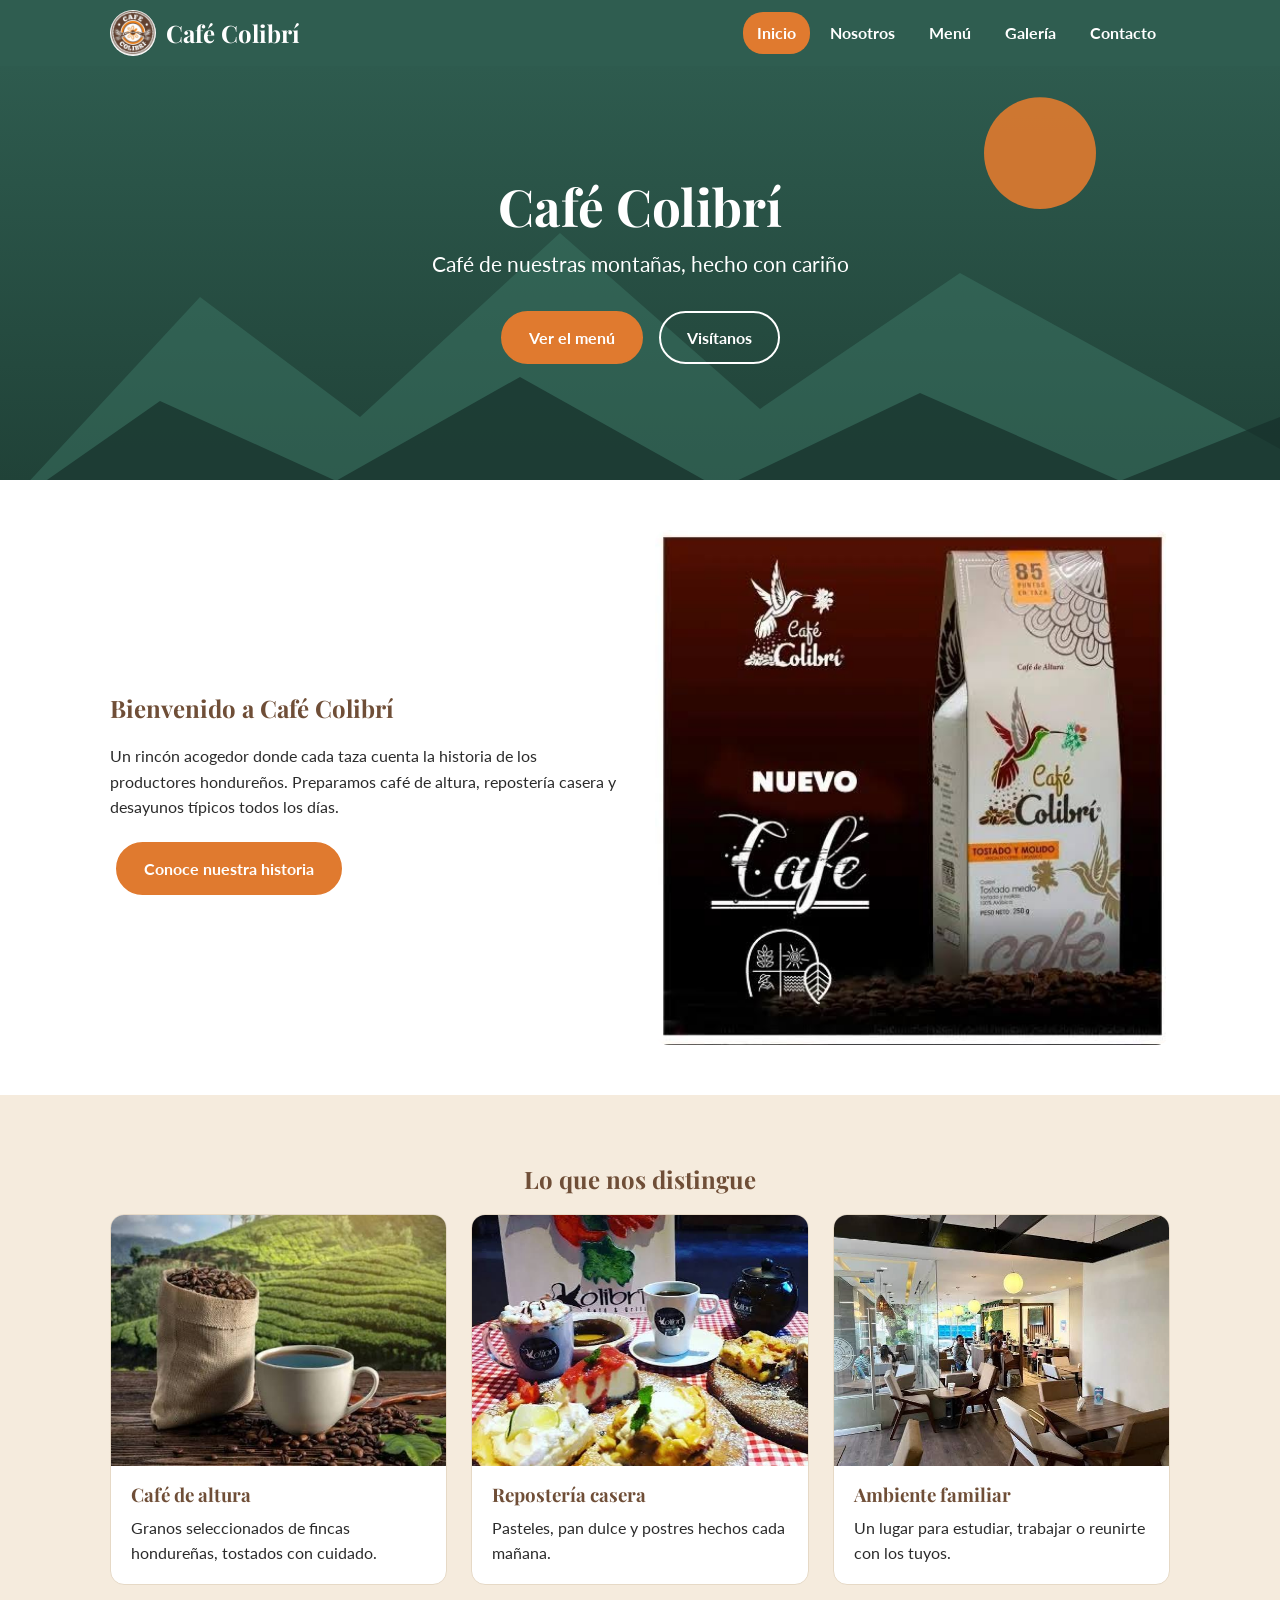
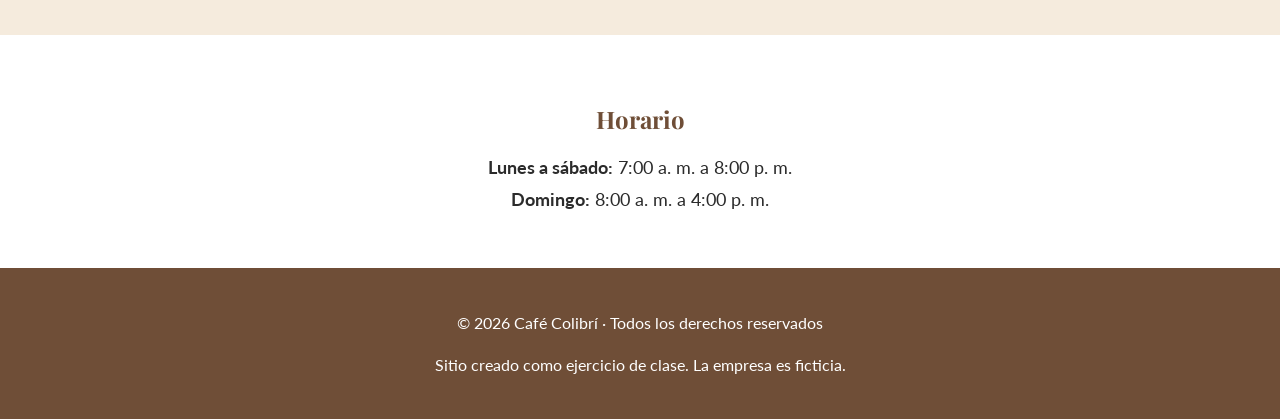
<file: index.html>
<!DOCTYPE html>
<html lang="es">
<head>
<meta charset="UTF-8">
<meta name="viewport" content="width=device-width, initial-scale=1">
<title>Inicio | Café Colibrí</title>
<meta name="description" content="Café Colibrí: café de altura, repostería casera y desayunos típicos de Honduras.">
<link rel="preconnect" href="https://fonts.googleapis.com">
<link href="https://fonts.googleapis.com/css2?family=Lato:wght@400;700&family=Playfair+Display:wght@600;700&display=swap" rel="stylesheet">
<link rel="stylesheet" href="css/estilos.css">
</head>
<body>
<header class="sitio">
<div class="barra">
<a class="marca" href="index.html"><img src="images/logo.png" alt="Logo de Café Colibrí">Café Colibrí</a>
<nav aria-label="Menú principal"><ul><li><a href="index.html" class="activo">Inicio</a></li><li><a href="nosotros.html">Nosotros</a></li><li><a href="menu.html">Menú</a></li><li><a href="galeria.html">Galería</a></li><li><a href="contacto.html">Contacto</a></li></ul></nav>
</div>
</header>
<section class="hero">
<h1>Café Colibrí</h1>
<p>Café de nuestras montañas, hecho con cariño</p>
<a class="btn" href="menu.html">Ver el menú</a>
<a class="btn sec" href="contacto.html">Visítanos</a>
</section>
<section class="contenedor">
<div class="dos">
<div>
<h2>Bienvenido a Café Colibrí</h2>
<p>Un rincón acogedor donde cada taza cuenta la historia de los productores hondureños. Preparamos café de altura, repostería casera y desayunos típicos todos los días.</p>
<a class="btn" href="nosotros.html">Conoce nuestra historia</a>
</div>
<img src="images/inicio-bienvenida.jpg" alt="Café Colibrí tostado y molido, café de altura">
</div>
</section>
<section class="crema">
<div class="contenedor">
<h2 class="centro">Lo que nos distingue</h2>
<div class="tarjetas">
<article class="tarjeta"><img class="foto" src="images/inicio-altura.jpg" alt="Taza de café frente a una bolsa de granos y cafetales en la montaña"><div class="cuerpo"><h3>Café de altura</h3><p>Granos seleccionados de fincas hondureñas, tostados con cuidado.</p></div></article>
<article class="tarjeta"><img class="foto" src="images/inicio-reposteria.jpg" alt="Pasteles y postres caseros con bebidas calientes"><div class="cuerpo"><h3>Repostería casera</h3><p>Pasteles, pan dulce y postres hechos cada mañana.</p></div></article>
<article class="tarjeta"><img class="foto" src="images/inicio-ambiente.jpg" alt="Interior amplio y acogedor de la cafetería con mesas y sillas"><div class="cuerpo"><h3>Ambiente familiar</h3><p>Un lugar para estudiar, trabajar o reunirte con los tuyos.</p></div></article>
</div>
</div>
</section>
<section class="contenedor horario">
<h2>Horario</h2>
<p><strong>Lunes a sábado:</strong> 7:00 a. m. a 8:00 p. m.</p>
<p><strong>Domingo:</strong> 8:00 a. m. a 4:00 p. m.</p>
</section>
<footer class="pie">
<p>&copy; 2026 Café Colibrí · Todos los derechos reservados</p>
<p>Sitio creado como ejercicio de clase. La empresa es ficticia.</p>
</footer>
</body>
</html>
</file>
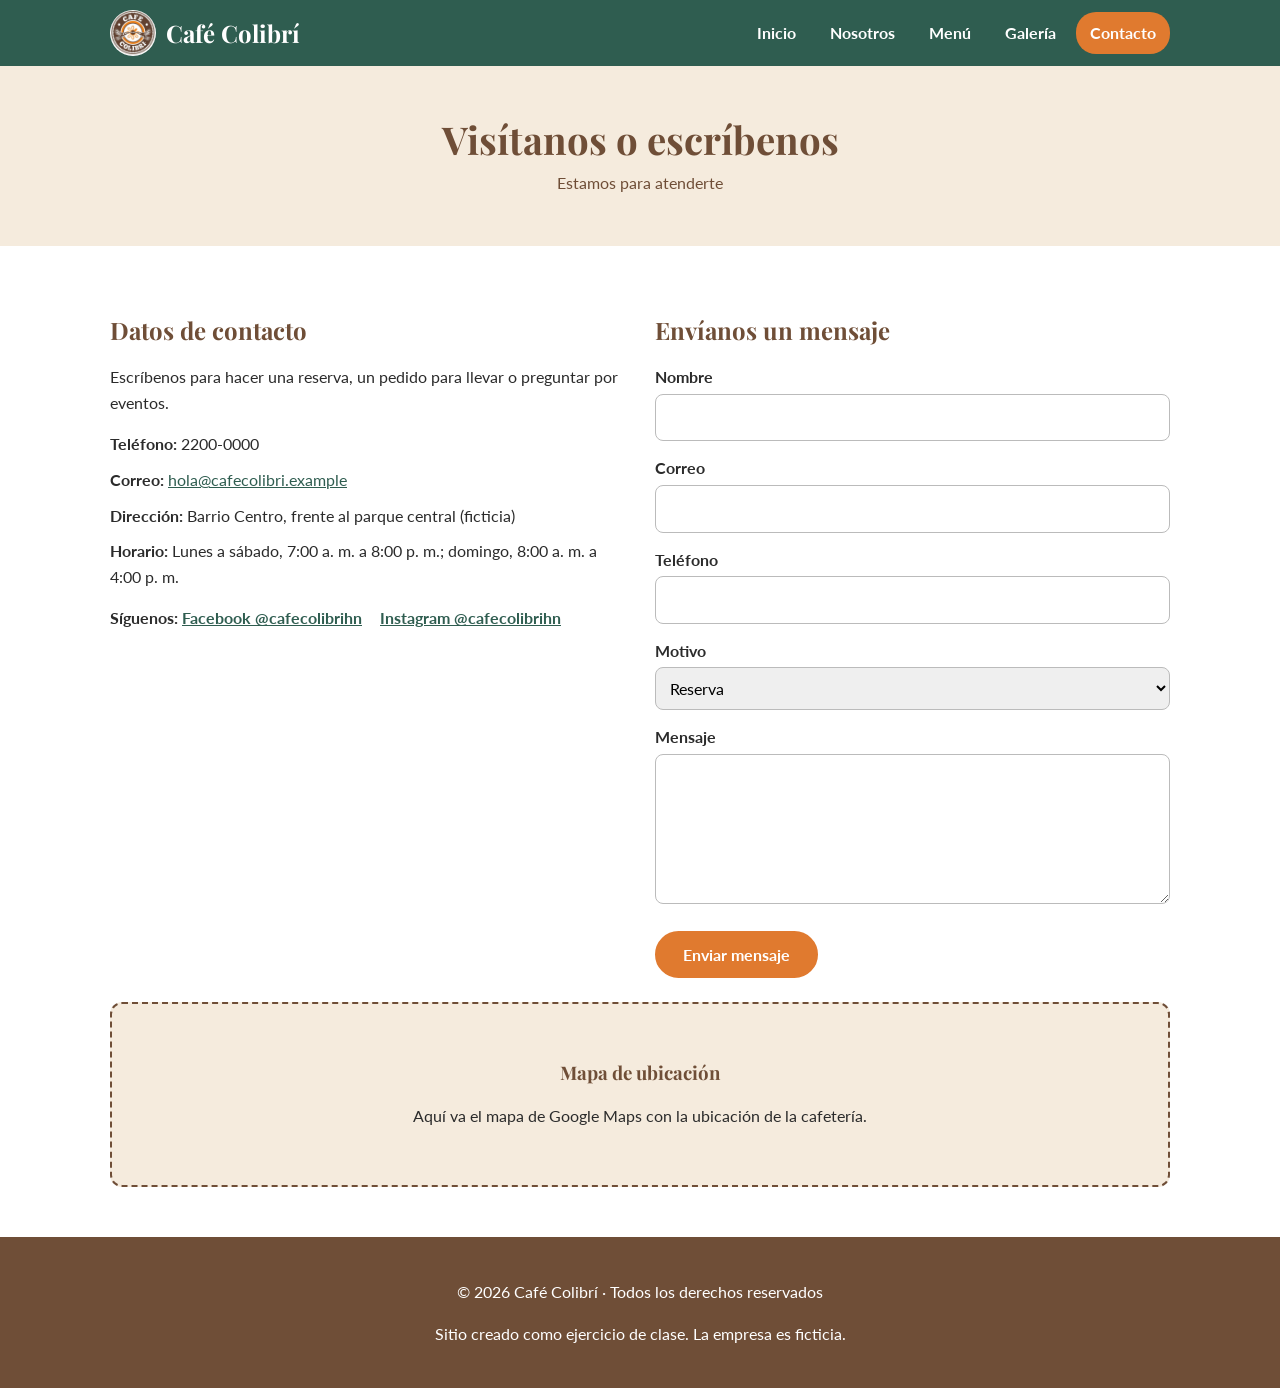
<file: contacto.html>
<!DOCTYPE html>
<html lang="es">
<head>
<meta charset="UTF-8">
<meta name="viewport" content="width=device-width, initial-scale=1">
<title>Contacto | Café Colibrí</title>
<meta name="description" content="Contacta a Café Colibrí: teléfono, correo, dirección y formulario.">
<link rel="preconnect" href="https://fonts.googleapis.com">
<link href="https://fonts.googleapis.com/css2?family=Lato:wght@400;700&family=Playfair+Display:wght@600;700&display=swap" rel="stylesheet">
<link rel="stylesheet" href="css/estilos.css">
</head>
<body>
<header class="sitio">
<div class="barra">
<a class="marca" href="index.html"><img src="images/logo.png" alt="Logo de Café Colibrí">Café Colibrí</a>
<nav aria-label="Menú principal"><ul><li><a href="index.html">Inicio</a></li><li><a href="nosotros.html">Nosotros</a></li><li><a href="menu.html">Menú</a></li><li><a href="galeria.html">Galería</a></li><li><a href="contacto.html" class="activo">Contacto</a></li></ul></nav>
</div>
</header>
<section class="encabezado-pagina"><h1>Visítanos o escríbenos</h1><p>Estamos para atenderte</p></section>
<section class="contenedor">
<div class="dos" style="align-items:start">
<div>
<h2>Datos de contacto</h2>
<p>Escríbenos para hacer una reserva, un pedido para llevar o preguntar por eventos.</p>
<ul class="datos">
<li><strong>Teléfono:</strong> 2200-0000</li>
<li><strong>Correo:</strong> <a href="mailto:hola@cafecolibri.example">hola@cafecolibri.example</a></li>
<li><strong>Dirección:</strong> Barrio Centro, frente al parque central (ficticia)</li>
<li><strong>Horario:</strong> Lunes a sábado, 7:00 a. m. a 8:00 p. m.; domingo, 8:00 a. m. a 4:00 p. m.</li>
</ul>
<p class="redes"><strong>Síguenos:</strong> <a href="#">Facebook @cafecolibrihn</a> <a href="#">Instagram @cafecolibrihn</a></p>
</div>
<div>
<h2>Envíanos un mensaje</h2>
<!-- Este formulario abre el programa de correo del visitante. Para recibir mensajes de verdad, cambia el action por el de un servicio de formularios. -->
<form action="mailto:hola@cafecolibri.example" method="post" enctype="text/plain">
<label for="nombre">Nombre</label><input id="nombre" name="nombre" type="text" required>
<label for="correo">Correo</label><input id="correo" name="correo" type="email" required>
<label for="telefono">Teléfono</label><input id="telefono" name="telefono" type="tel">
<label for="motivo">Motivo</label>
<select id="motivo" name="motivo"><option>Reserva</option><option>Pedido para llevar</option><option>Consulta</option></select>
<label for="mensaje">Mensaje</label><textarea id="mensaje" name="mensaje" rows="5" required></textarea>
<button class="btn" type="submit">Enviar mensaje</button>
</form>
</div>
</div>
<!-- Para mostrar un mapa real: en Google Maps elige Compartir > Insertar un mapa, copia el iframe y pégalo aquí en lugar del recuadro. -->
<div class="mapa"><h3>Mapa de ubicación</h3><p>Aquí va el mapa de Google Maps con la ubicación de la cafetería.</p></div>
</section>
<footer class="pie">
<p>&copy; 2026 Café Colibrí · Todos los derechos reservados</p>
<p>Sitio creado como ejercicio de clase. La empresa es ficticia.</p>
</footer>
</body>
</html>
</file>
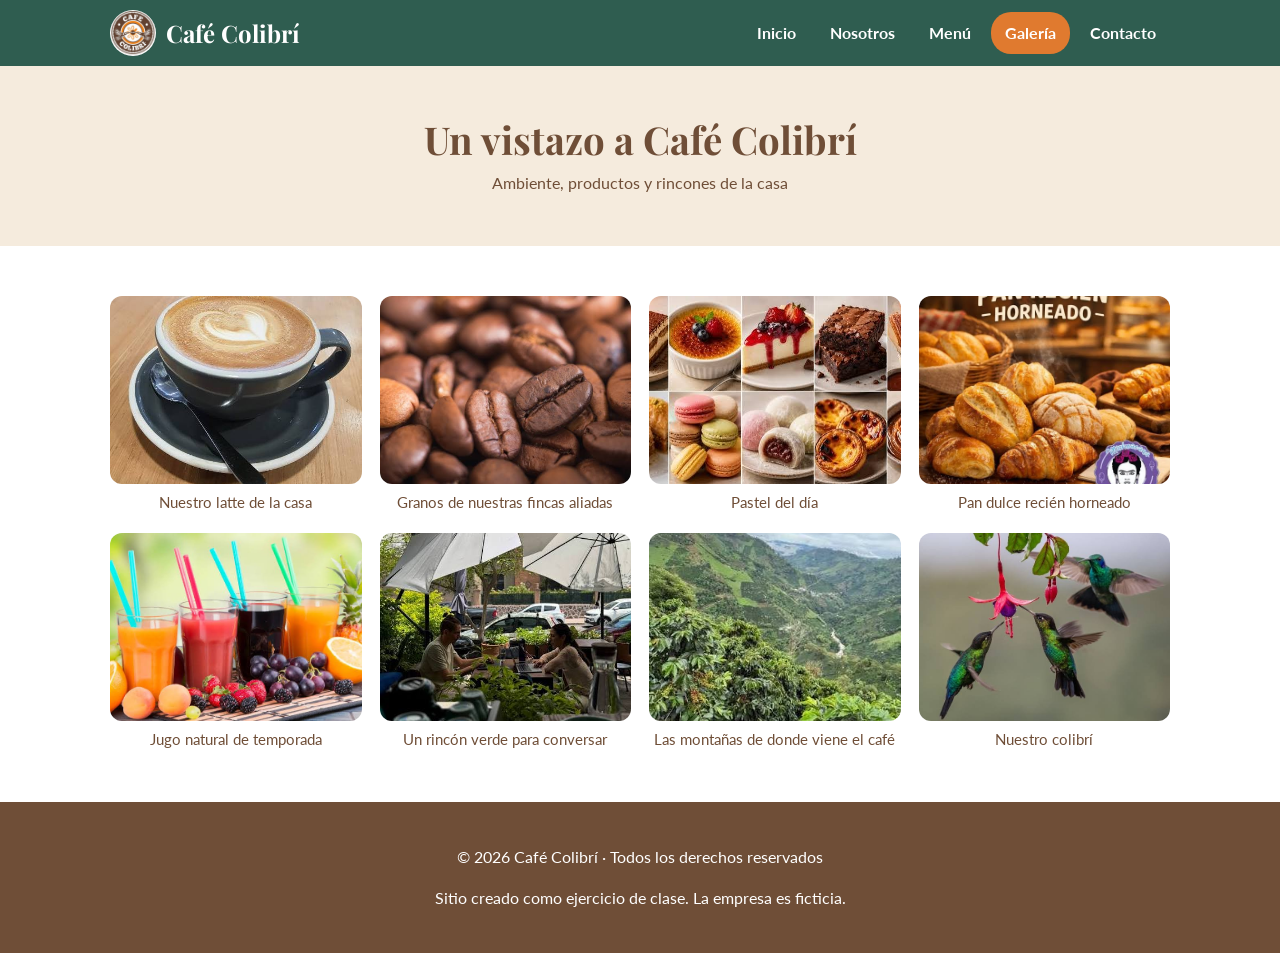
<file: galeria.html>
<!DOCTYPE html>
<html lang="es">
<head>
<meta charset="UTF-8">
<meta name="viewport" content="width=device-width, initial-scale=1">
<title>Galería | Café Colibrí</title>
<meta name="description" content="Galería de fotos de Café Colibrí.">
<link rel="preconnect" href="https://fonts.googleapis.com">
<link href="https://fonts.googleapis.com/css2?family=Lato:wght@400;700&family=Playfair+Display:wght@600;700&display=swap" rel="stylesheet">
<link rel="stylesheet" href="css/estilos.css">
</head>
<body>
<header class="sitio">
<div class="barra">
<a class="marca" href="index.html"><img src="images/logo.png" alt="Logo de Café Colibrí">Café Colibrí</a>
<nav aria-label="Menú principal"><ul><li><a href="index.html">Inicio</a></li><li><a href="nosotros.html">Nosotros</a></li><li><a href="menu.html">Menú</a></li><li><a href="galeria.html" class="activo">Galería</a></li><li><a href="contacto.html">Contacto</a></li></ul></nav>
</div>
</header>
<section class="encabezado-pagina"><h1>Un vistazo a Café Colibrí</h1><p>Ambiente, productos y rincones de la casa</p></section>
<section class="contenedor">
<!-- Para cambiar una foto: reemplaza el archivo galeria-N.jpg en la carpeta images (o cambia el nombre en src). -->
<div class="galeria"><figure><img src="images/galeria-1.jpg" alt="Taza de café con latte art en forma de corazón" loading="lazy"><figcaption>Nuestro latte de la casa</figcaption></figure><figure><img src="images/galeria-2.jpg" alt="Primer plano de granos de café tostados" loading="lazy"><figcaption>Granos de nuestras fincas aliadas</figcaption></figure><figure><img src="images/galeria-3.jpg" alt="Variedad de postres y pasteles" loading="lazy"><figcaption>Pastel del día</figcaption></figure><figure><img src="images/galeria-4.jpg" alt="Panes y croissants recién horneados" loading="lazy"><figcaption>Pan dulce recién horneado</figcaption></figure><figure><img src="images/galeria-5.jpg" alt="Vasos de jugos naturales con frutas frescas" loading="lazy"><figcaption>Jugo natural de temporada</figcaption></figure><figure><img src="images/galeria-6.jpg" alt="Dos personas conversando en una terraza con plantas" loading="lazy"><figcaption>Un rincón verde para conversar</figcaption></figure><figure><img src="images/galeria-7.jpg" alt="Cafetales en las montañas" loading="lazy"><figcaption>Las montañas de donde viene el café</figcaption></figure><figure><img src="images/galeria-8.jpg" alt="Colibríes alimentándose de una flor" loading="lazy"><figcaption>Nuestro colibrí</figcaption></figure></div>
</section>
<footer class="pie">
<p>&copy; 2026 Café Colibrí · Todos los derechos reservados</p>
<p>Sitio creado como ejercicio de clase. La empresa es ficticia.</p>
</footer>
</body>
</html>
</file>
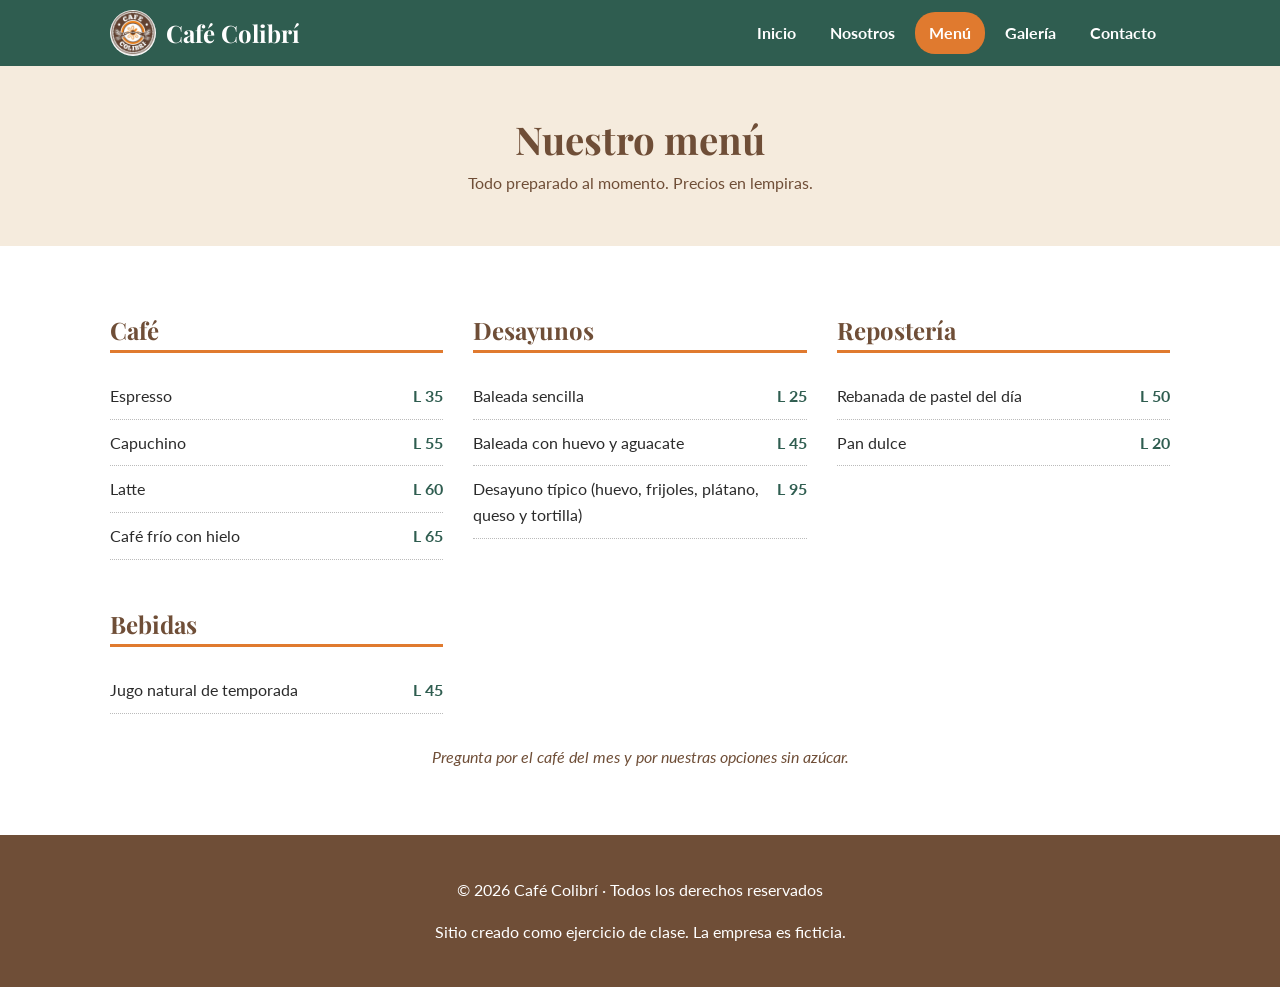
<file: menu.html>
<!DOCTYPE html>
<html lang="es">
<head>
<meta charset="UTF-8">
<meta name="viewport" content="width=device-width, initial-scale=1">
<title>Menú | Café Colibrí</title>
<meta name="description" content="Menú de Café Colibrí: cafés, desayunos, repostería y bebidas.">
<link rel="preconnect" href="https://fonts.googleapis.com">
<link href="https://fonts.googleapis.com/css2?family=Lato:wght@400;700&family=Playfair+Display:wght@600;700&display=swap" rel="stylesheet">
<link rel="stylesheet" href="css/estilos.css">
</head>
<body>
<header class="sitio">
<div class="barra">
<a class="marca" href="index.html"><img src="images/logo.png" alt="Logo de Café Colibrí">Café Colibrí</a>
<nav aria-label="Menú principal"><ul><li><a href="index.html">Inicio</a></li><li><a href="nosotros.html">Nosotros</a></li><li><a href="menu.html" class="activo">Menú</a></li><li><a href="galeria.html">Galería</a></li><li><a href="contacto.html">Contacto</a></li></ul></nav>
</div>
</header>
<section class="encabezado-pagina"><h1>Nuestro menú</h1><p>Todo preparado al momento. Precios en lempiras.</p></section>
<section class="contenedor">
<div class="menu-grid">
<div class="menu-cat"><h2>Café</h2><ul><li><span>Espresso</span><span class="precio">L 35</span></li><li><span>Capuchino</span><span class="precio">L 55</span></li><li><span>Latte</span><span class="precio">L 60</span></li><li><span>Café frío con hielo</span><span class="precio">L 65</span></li></ul></div>
<div class="menu-cat"><h2>Desayunos</h2><ul><li><span>Baleada sencilla</span><span class="precio">L 25</span></li><li><span>Baleada con huevo y aguacate</span><span class="precio">L 45</span></li><li><span>Desayuno típico (huevo, frijoles, plátano, queso y tortilla)</span><span class="precio">L 95</span></li></ul></div>
<div class="menu-cat"><h2>Repostería</h2><ul><li><span>Rebanada de pastel del día</span><span class="precio">L 50</span></li><li><span>Pan dulce</span><span class="precio">L 20</span></li></ul></div>
<div class="menu-cat"><h2>Bebidas</h2><ul><li><span>Jugo natural de temporada</span><span class="precio">L 45</span></li></ul></div>
</div>
<p class="nota">Pregunta por el café del mes y por nuestras opciones sin azúcar.</p>
</section>
<footer class="pie">
<p>&copy; 2026 Café Colibrí · Todos los derechos reservados</p>
<p>Sitio creado como ejercicio de clase. La empresa es ficticia.</p>
</footer>
</body>
</html>
</file>
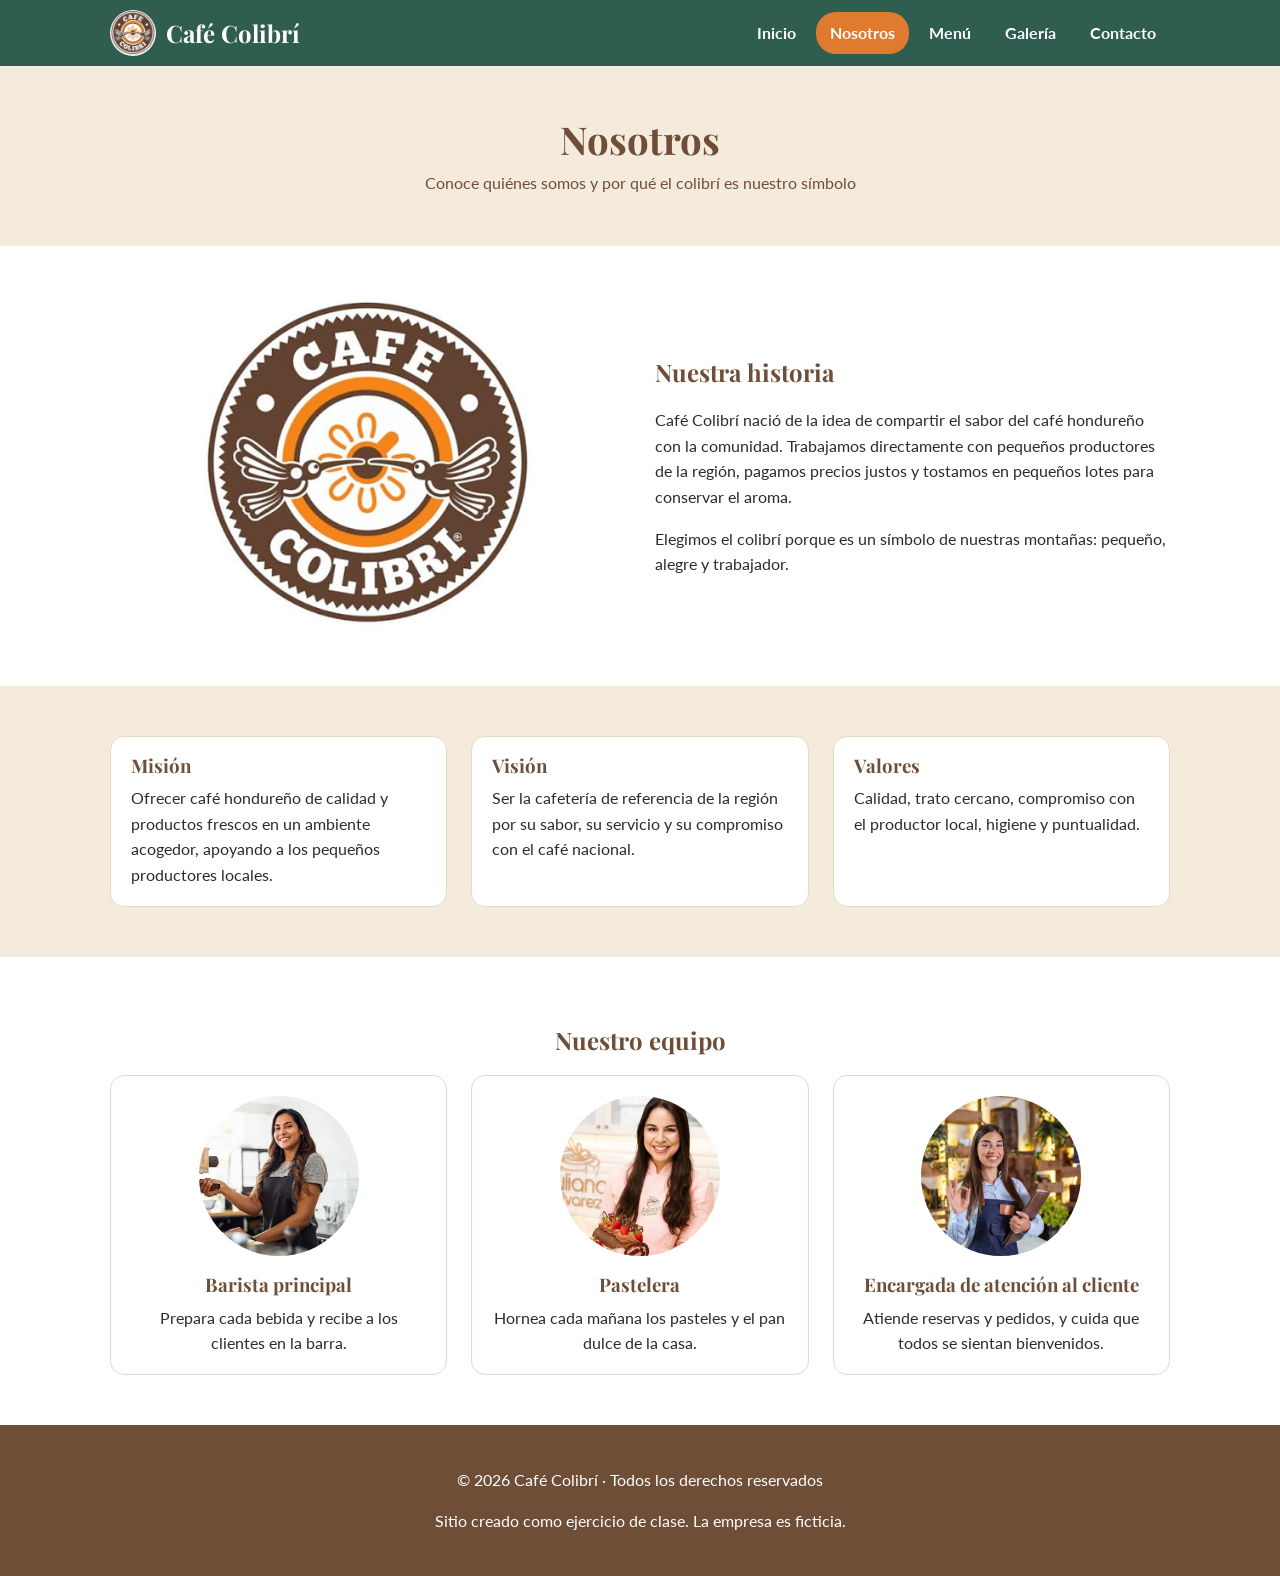
<file: nosotros.html>
<!DOCTYPE html>
<html lang="es">
<head>
<meta charset="UTF-8">
<meta name="viewport" content="width=device-width, initial-scale=1">
<title>Nosotros | Café Colibrí</title>
<meta name="description" content="Historia, misión, visión, valores y equipo de Café Colibrí.">
<link rel="preconnect" href="https://fonts.googleapis.com">
<link href="https://fonts.googleapis.com/css2?family=Lato:wght@400;700&family=Playfair+Display:wght@600;700&display=swap" rel="stylesheet">
<link rel="stylesheet" href="css/estilos.css">
</head>
<body>
<header class="sitio">
<div class="barra">
<a class="marca" href="index.html"><img src="images/logo.png" alt="Logo de Café Colibrí">Café Colibrí</a>
<nav aria-label="Menú principal"><ul><li><a href="index.html">Inicio</a></li><li><a href="nosotros.html" class="activo">Nosotros</a></li><li><a href="menu.html">Menú</a></li><li><a href="galeria.html">Galería</a></li><li><a href="contacto.html">Contacto</a></li></ul></nav>
</div>
</header>
<section class="encabezado-pagina"><h1>Nosotros</h1><p>Conoce quiénes somos y por qué el colibrí es nuestro símbolo</p></section>
<section class="contenedor">
<div class="dos">
<img class="logo-historia" src="images/logo.png" alt="Logo de Café Colibrí">
<div>
<h2>Nuestra historia</h2>
<p>Café Colibrí nació de la idea de compartir el sabor del café hondureño con la comunidad. Trabajamos directamente con pequeños productores de la región, pagamos precios justos y tostamos en pequeños lotes para conservar el aroma.</p>
<p>Elegimos el colibrí porque es un símbolo de nuestras montañas: pequeño, alegre y trabajador.</p>
</div>
</div>
</section>
<section class="crema">
<div class="contenedor">
<div class="tarjetas">
<article class="tarjeta"><div class="cuerpo"><h3>Misión</h3><p>Ofrecer café hondureño de calidad y productos frescos en un ambiente acogedor, apoyando a los pequeños productores locales.</p></div></article>
<article class="tarjeta"><div class="cuerpo"><h3>Visión</h3><p>Ser la cafetería de referencia de la región por su sabor, su servicio y su compromiso con el café nacional.</p></div></article>
<article class="tarjeta"><div class="cuerpo"><h3>Valores</h3><p>Calidad, trato cercano, compromiso con el productor local, higiene y puntualidad.</p></div></article>
</div>
</div>
</section>
<section class="contenedor equipo">
<h2 class="centro">Nuestro equipo</h2>
<div class="tarjetas">
<article class="tarjeta"><img src="images/barista.jpg" alt="Foto de la barista principal" style="object-position:55% 20%"><div class="cuerpo"><h3>Barista principal</h3><p>Prepara cada bebida y recibe a los clientes en la barra.</p></div></article>
<article class="tarjeta"><img src="images/pastelera.jpg" alt="Foto de la pastelera" style="object-position:50% 12%"><div class="cuerpo"><h3>Pastelera</h3><p>Hornea cada mañana los pasteles y el pan dulce de la casa.</p></div></article>
<article class="tarjeta"><img src="images/encargada.jpg" alt="Foto de la encargada de atención al cliente" style="object-position:41% 20%"><div class="cuerpo"><h3>Encargada de atención al cliente</h3><p>Atiende reservas y pedidos, y cuida que todos se sientan bienvenidos.</p></div></article>
</div>
</section>
<footer class="pie">
<p>&copy; 2026 Café Colibrí · Todos los derechos reservados</p>
<p>Sitio creado como ejercicio de clase. La empresa es ficticia.</p>
</footer>
</body>
</html>
</file>
<file: css/estilos.css>
/* Café Colibrí - estilos */
:root{--verde:#2F5D50;--cafe:#6F4E37;--crema:#F5EBDD;--naranja:#E07A2F;--texto:#2B2B2B}
*{box-sizing:border-box}
body{margin:0;font-family:'Lato',Arial,sans-serif;color:var(--texto);line-height:1.6;background:#fff}
h1,h2,h3{font-family:'Playfair Display',Georgia,serif;color:var(--cafe);line-height:1.2}
a{color:var(--verde)}
img{max-width:100%}
header.sitio{background:var(--verde);position:sticky;top:0;z-index:10}
.barra{max-width:1100px;margin:auto;display:flex;align-items:center;justify-content:space-between;padding:10px 20px;flex-wrap:wrap;gap:10px}
.marca{display:flex;align-items:center;gap:10px;color:#fff;text-decoration:none;font-family:'Playfair Display',Georgia,serif;font-size:1.5rem;font-weight:700}
.marca img{width:46px;height:46px;border-radius:50%;background:#fff}
nav ul{list-style:none;display:flex;gap:6px;margin:0;padding:0;flex-wrap:wrap}
nav a{color:#fff;text-decoration:none;padding:8px 14px;border-radius:20px;font-weight:700;display:inline-block}
nav a:hover,nav a.activo{background:var(--naranja)}
.hero{background:var(--verde) url(../images/hero.svg) center/cover;color:#fff;text-align:center;padding:110px 20px}
.hero h1{color:#fff;font-size:3.2rem;margin:0 0 10px}
.hero p{font-size:1.3rem;margin:0 0 24px}
.btn{display:inline-block;background:var(--naranja);color:#fff;padding:12px 26px;border-radius:30px;text-decoration:none;font-weight:700;margin:6px;border:2px solid var(--naranja);cursor:pointer;font-size:1rem;font-family:inherit}
.btn:hover{filter:brightness(.92)}
.btn.sec{background:transparent;border-color:#fff}
.contenedor{max-width:1100px;margin:auto;padding:50px 20px}
.crema{background:var(--crema)}
.centro{text-align:center}
.encabezado-pagina{background:var(--crema);text-align:center;padding:50px 20px}
.encabezado-pagina h1{margin:0 0 8px;font-size:2.4rem}
.encabezado-pagina p{margin:0;color:var(--cafe)}
.dos{display:grid;grid-template-columns:repeat(auto-fit,minmax(300px,1fr));gap:30px;align-items:center}
.dos img{width:100%;border-radius:14px;display:block}
.tarjetas{display:grid;grid-template-columns:repeat(auto-fit,minmax(250px,1fr));gap:24px}
.tarjeta{background:#fff;border:1px solid #e6d9c6;border-radius:14px;overflow:hidden}
.tarjeta img{width:100%;display:block}
.tarjeta .cuerpo{padding:18px 20px}
.tarjeta h3{margin:0 0 8px}
.tarjeta p{margin:0}
.equipo .tarjeta{text-align:center}
.equipo img{width:160px;height:160px;border-radius:50%;margin:20px auto 0;object-fit:cover}
.galeria{display:grid;grid-template-columns:repeat(auto-fill,minmax(240px,1fr));gap:18px}
.galeria figure{margin:0}
.galeria img{width:100%;aspect-ratio:4/3;object-fit:cover;border-radius:12px;display:block}
.galeria figcaption{text-align:center;font-size:.95rem;color:var(--cafe);margin-top:6px}
.menu-grid{display:grid;grid-template-columns:repeat(auto-fit,minmax(320px,1fr));gap:30px}
.menu-cat h2{border-bottom:3px solid var(--naranja);padding-bottom:6px}
.menu-cat ul{list-style:none;padding:0;margin:0}
.menu-cat li{display:flex;justify-content:space-between;gap:16px;border-bottom:1px dotted #bbb;padding:10px 0}
.menu-cat .precio{font-weight:700;color:var(--verde);white-space:nowrap}
.nota{text-align:center;color:var(--cafe);font-style:italic;margin-top:30px}
.horario{text-align:center}
.horario p{margin:4px 0;font-size:1.1rem}
form label{display:block;font-weight:700;margin-top:14px}
input,select,textarea{width:100%;padding:10px;border:1px solid #bbb;border-radius:8px;font:inherit;margin-top:4px}
form .btn{margin:20px 0 0}
.mapa{background:var(--crema);border:2px dashed var(--cafe);border-radius:12px;padding:40px 20px;text-align:center;margin-top:24px}
.datos{list-style:none;padding:0;margin:0}
.datos li{margin:10px 0}
.redes a{margin-right:14px;font-weight:700}
footer.pie{background:var(--cafe);color:#fff;text-align:center;padding:26px 20px}
footer.pie a{color:#fff}
@media(max-width:600px){.hero{padding:70px 20px}.hero h1{font-size:2.3rem}.marca{font-size:1.25rem}}
.dos img.logo-historia{max-width:340px;width:100%;margin:auto;border-radius:50%}
.tarjeta img.foto{aspect-ratio:4/3;object-fit:cover}
</file>
